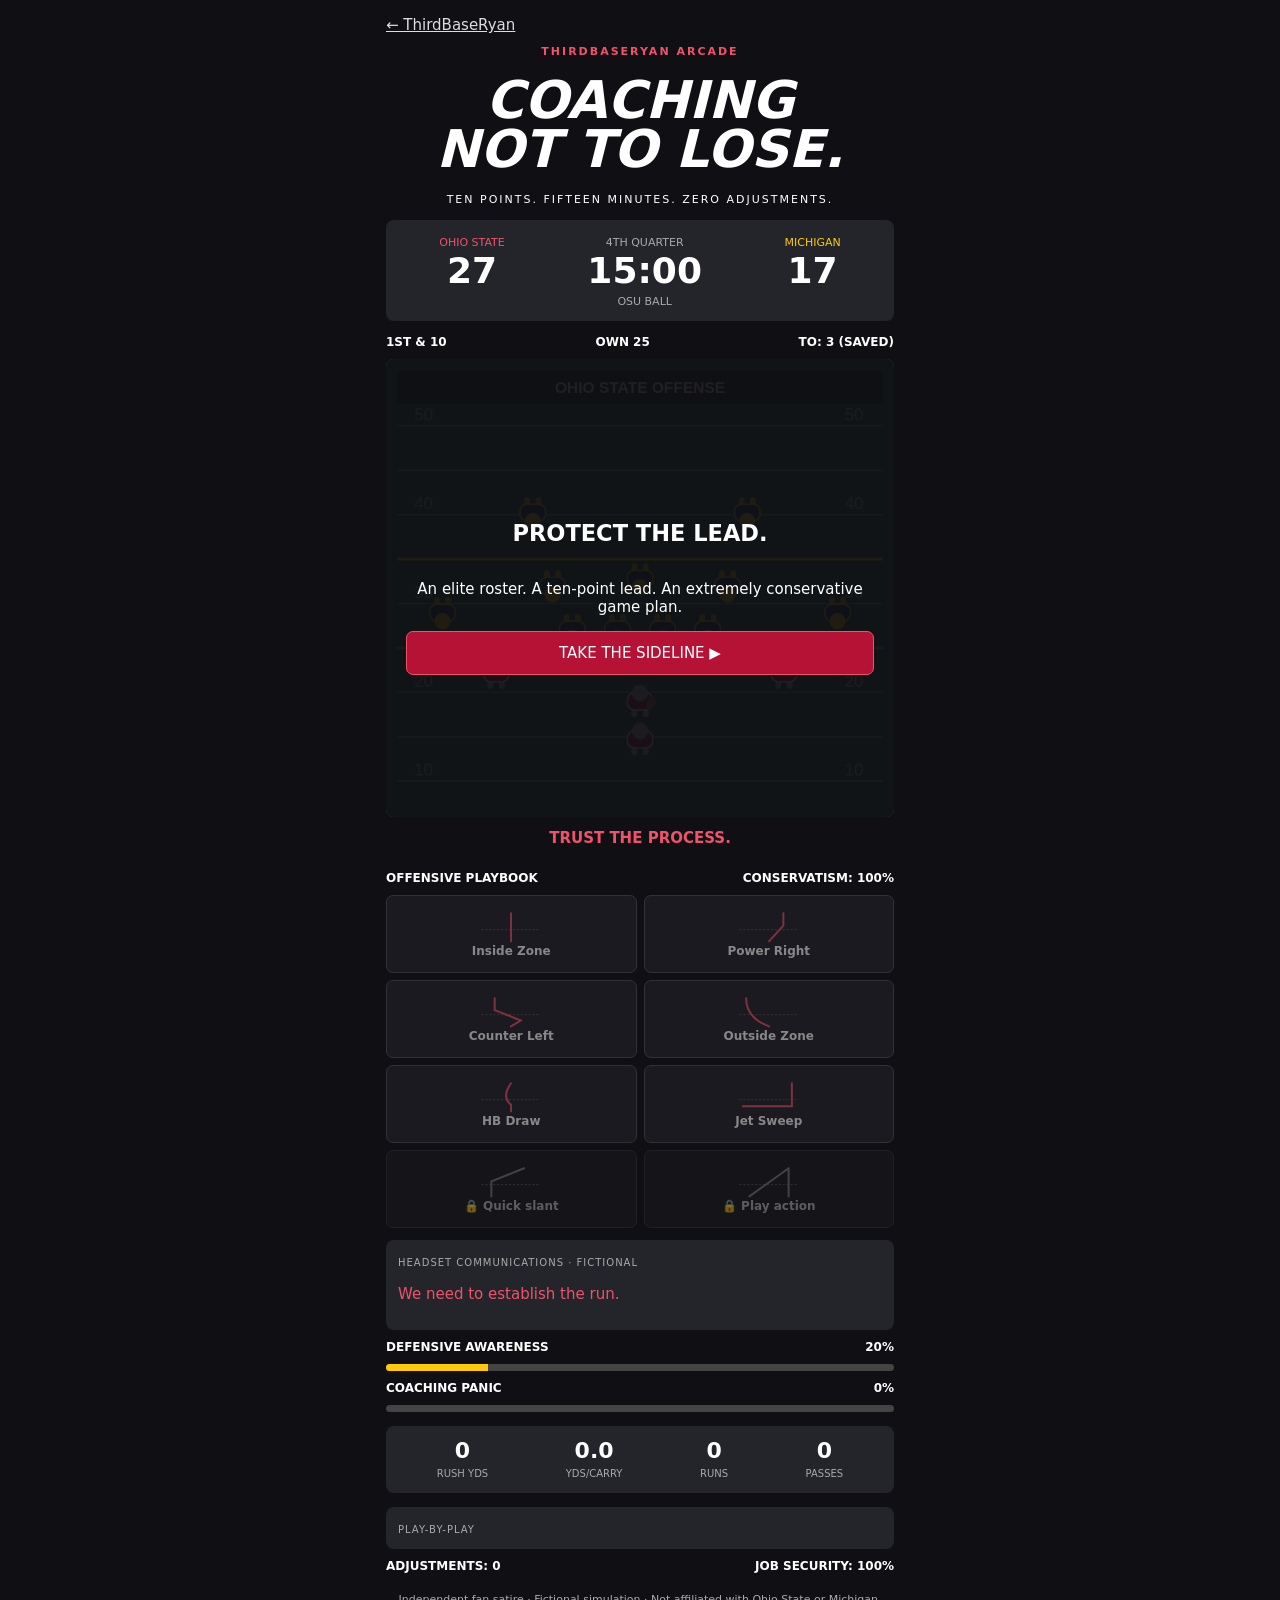
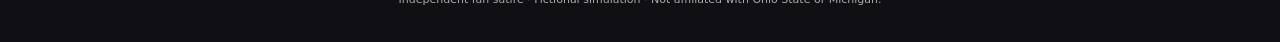
<file: arcade/coaching-not-to-lose/index.html>
<!doctype html><html lang="en"><head><meta charset="utf-8"><meta name="viewport" content="width=device-width,initial-scale=1"><title>Coaching Not to Lose | ThirdBaseRyan Arcade</title><meta name="description" content="Protect a ten-point lead with a hilariously conservative football playbook. Independent fan satire."><link rel="canonical" href="https://thirdbaseryan.com/arcade/coaching-not-to-lose/"><style>*{box-sizing:border-box}body{margin:0;background:#101014;color:#fff;font:15px system-ui,sans-serif}main{max-width:540px;margin:auto;padding:16px}a{color:#ddd}h1{text-align:center;font-size:clamp(34px,9vw,52px);line-height:.95;font-style:italic;margin:18px 0}small,.muted{color:#aaa}.brand,.tag{text-align:center;font-size:11px;letter-spacing:2px}.brand{color:#ef536b;font-weight:800}.score,.stats{display:flex;justify-content:space-around;text-align:center;background:#24242b;border-radius:8px;padding:12px;margin:14px 0}.score b{display:block;font-size:36px}.score small{font-size:11px}.scarlet{color:#ef536b}.maize{color:#ffcb05}.line{display:flex;justify-content:space-between;font-size:12px;font-weight:bold;margin:10px 0}.field{position:relative}canvas{width:100%;display:block;border-radius:8px}.cover{position:absolute;inset:0;background:#101014ed;display:grid;place-content:center;text-align:center;padding:20px;border-radius:8px}.cover[hidden]{display:none}button{font:inherit;color:white;background:#b51235;border:1px solid #ef536b;border-radius:7px;padding:12px;cursor:pointer;touch-action:manipulation}button:disabled{opacity:.5;cursor:default}#plays{display:grid;grid-template-columns:1fr 1fr;gap:7px}#plays button{background:#25252c;border-color:#555;font-size:12px;font-weight:800;min-height:78px}#plays button.lock{color:#aaa;background:#19191e;border-color:#333}#plays svg{display:block;width:80px;height:34px;margin:auto}#result{text-align:center;color:#ef536b;font-weight:900;min-height:44px;padding:12px 0}.panel{background:#24242b;padding:12px;border-radius:8px;margin-top:12px}.panel small{font-size:10px;letter-spacing:1px}.bar{height:7px;background:#444;border-radius:8px;overflow:hidden}.bar i{display:block;height:100%;background:#ffcb05;transition:width .3s}.stats b{display:block;font-size:22px}.stats small{font-size:10px}#log{max-height:140px;overflow:auto;font-size:12px;line-height:1.6}footer{text-align:center;color:#aaa;font-size:11px;margin:20px 0}#share{margin-top:8px}button:focus-visible,a:focus-visible{outline:3px solid #ffcb05}</style>
<meta property="og:type" content="website">
<meta property="og:site_name" content="ThirdBaseRyan">
<meta property="og:title" content="Coaching Not to Lose — A Ryan Day Coaching Simulator">
<meta property="og:description" content="You&#x27;re up 10 against Michigan with 15 minutes left. Passing is locked. Aggressive defense is prohibited. Can you protect the lead?">
<meta property="og:url" content="https://thirdbaseryan.com/arcade/coaching-not-to-lose/">
<meta property="og:image" content="https://thirdbaseryan.com/arcade/coaching-not-to-lose/social-preview.png">
<meta property="og:image:width" content="1200">
<meta property="og:image:height" content="630">
<meta property="og:image:type" content="image/png">
<meta property="og:image:alt" content="Coaching Not to Lose. Ohio State 27, Michigan 17, fourth quarter 15:00. Ten points. Fifteen minutes. Zero adjustments.">
<meta name="twitter:card" content="summary_large_image">
<meta name="twitter:title" content="Coaching Not to Lose — A Ryan Day Coaching Simulator">
<meta name="twitter:description" content="You&#x27;re up 10 against Michigan with 15 minutes left. Passing is locked. Aggressive defense is prohibited. Can you protect the lead?">
<meta name="twitter:image" content="https://thirdbaseryan.com/arcade/coaching-not-to-lose/social-preview.png">
<meta name="twitter:image:alt" content="Coaching Not to Lose game scoreboard and tagline.">
<style>#buyout{display:none;text-align:center;margin:12px 0;padding:14px;border:1px solid #393940;border-radius:8px;background:#19191e}main:has(#share:not([hidden])) #buyout{display:block}#buyout p{font-size:12px;color:#bbb;margin:0 0 10px;line-height:1.5}#buyout a{display:inline-block;padding:10px 18px;border:1px solid #666;border-radius:7px;text-decoration:none;font-weight:800;font-size:13px;color:#eee}#buyout a:hover{border-color:#ef536b;color:#ef536b}#buyout small{display:block;font-size:10px;margin-top:8px}</style>
</head><body><main><a href="/">← ThirdBaseRyan</a><p class="brand">THIRDBASERYAN ARCADE</p><h1>COACHING<br>NOT TO LOSE.</h1><p class="tag">TEN POINTS. FIFTEEN MINUTES. ZERO ADJUSTMENTS.</p><div class="score"><div><small class="scarlet">OHIO STATE</small><b id="osu">27</b></div><div><small>4TH QUARTER</small><b id="clock">15:00</b><small id="pos">OSU BALL</small></div><div><small class="maize">MICHIGAN</small><b id="mi">17</b></div></div><div class="line"><span id="down">1ST &amp; 10</span><span id="ball">OWN 25</span><span>TO: 3 (SAVED)</span></div><div class="field"><canvas id="field" width="720" height="650" aria-label="Animated football field"></canvas><div class="cover" id="cover"><h2 id="headline">PROTECT THE LEAD.</h2><p id="intro">An elite roster. A ten-point lead. An extremely conservative game plan.</p><button id="start">TAKE THE SIDELINE ▶</button><button id="share" hidden>SHARE RESULTS</button></div></div><aside id="buyout" aria-label="Optional project support"><p>Unlike the coaching staff, we don't have a multimillion-dollar budget. Help cover operating costs and advance the agenda.</p><a href="https://buymeacoffee.com/thirdbaseryan" target="_blank" rel="noopener noreferrer">🏈 Fund the Buyout</a><small>Powered by Buy Me a Coffee · Entirely optional · Always free to play</small></aside><div id="result" aria-live="polite">TRUST THE PROCESS.</div><div class="line"><span id="book">OFFENSIVE PLAYBOOK</span><span>CONSERVATISM: 100%</span></div><div id="plays"></div><div class="panel"><small>HEADSET COMMUNICATIONS · FICTIONAL</small><p class="scarlet" id="coach">We need to establish the run.</p></div><div class="line"><span>DEFENSIVE AWARENESS</span><span id="aw">20%</span></div><div class="bar"><i id="awbar" style="width:20%"></i></div><div class="line"><span>COACHING PANIC</span><span id="panic">0%</span></div><div class="bar"><i id="panbar" style="width:0%;background:#b51235"></i></div><div class="stats"><div><b id="yards">0</b><small>RUSH YDS</small></div><div><b id="avg">0.0</b><small>YDS/CARRY</small></div><div><b id="runs">0</b><small>RUNS</small></div><div><b>0</b><small>PASSES</small></div></div><div class="panel"><small>PLAY-BY-PLAY</small><div id="log"></div></div><div class="line"><span>ADJUSTMENTS: 0</span><span>JOB SECURITY: 100%</span></div><footer>Independent fan satire · Fictional simulation · Not affiliated with Ohio State or Michigan.</footer></main><script src="engine.js"></script><script src="game.js"></script></body></html>
</file>
